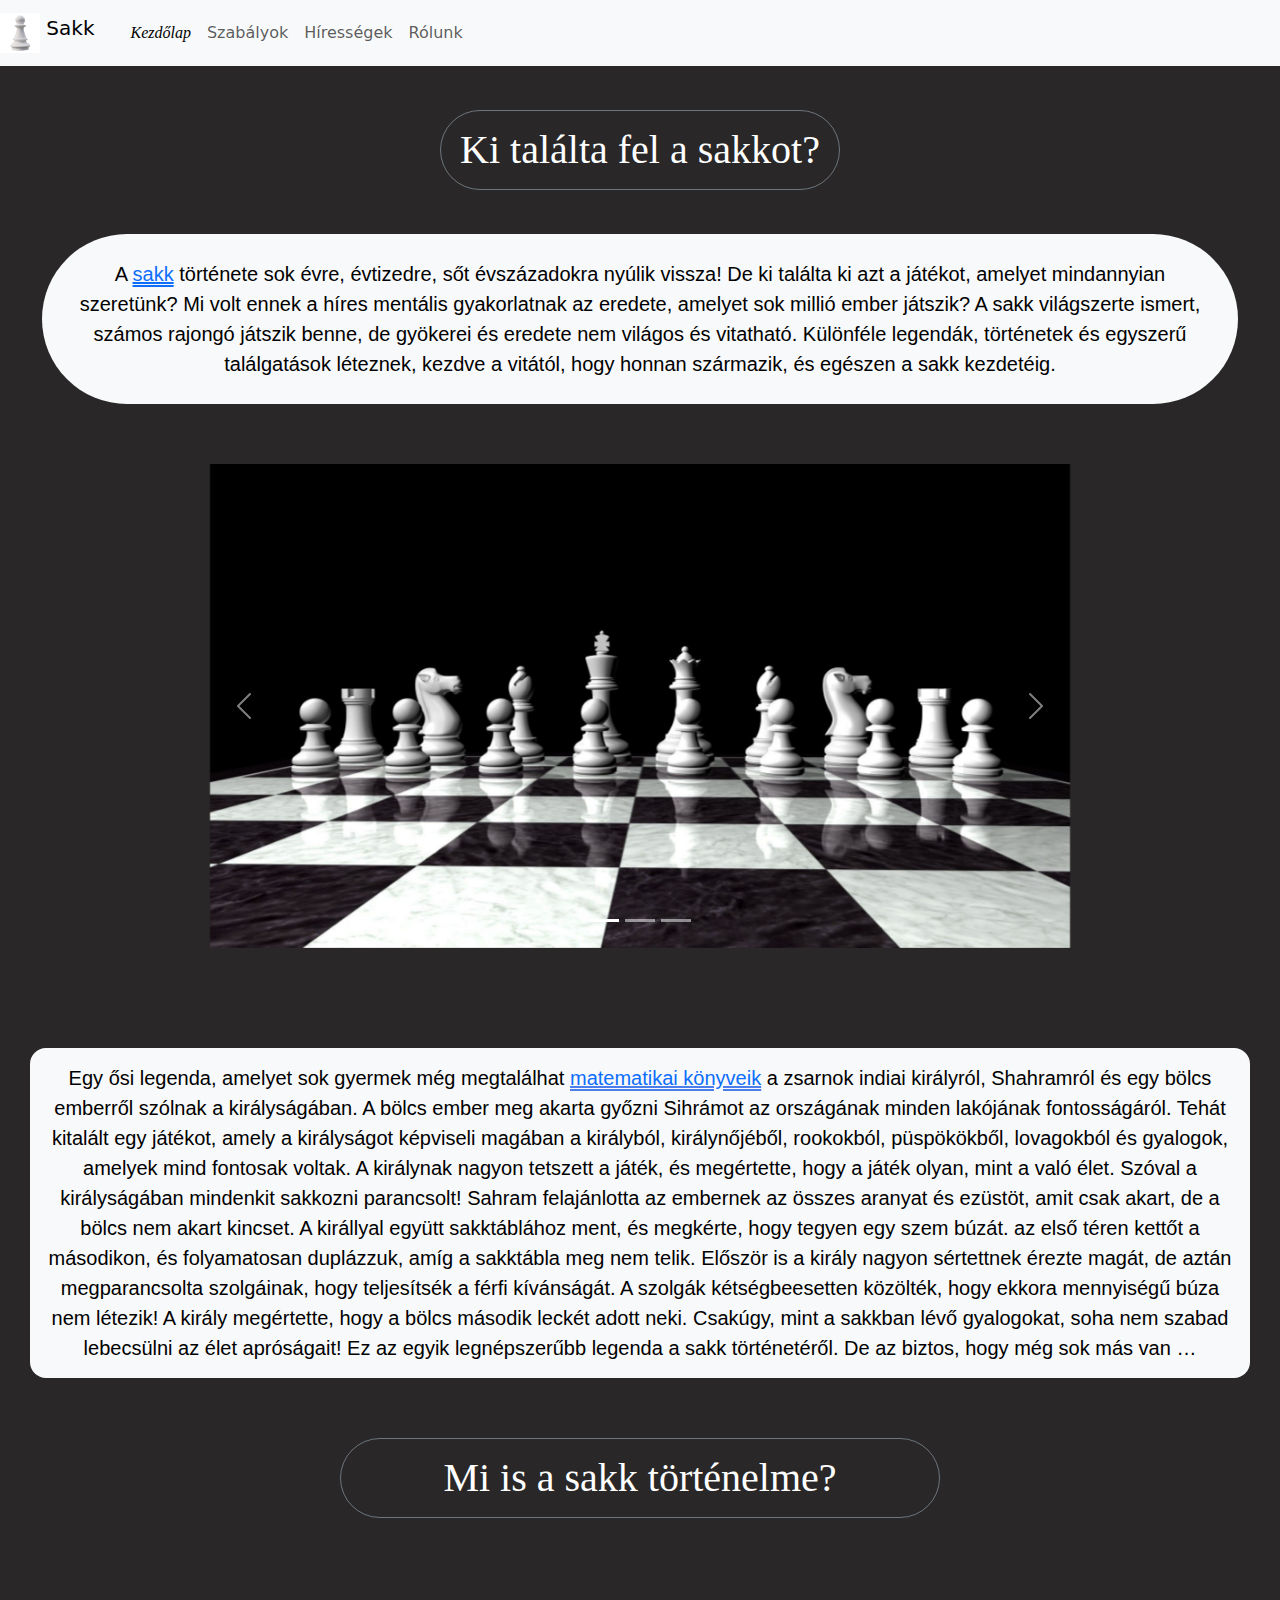
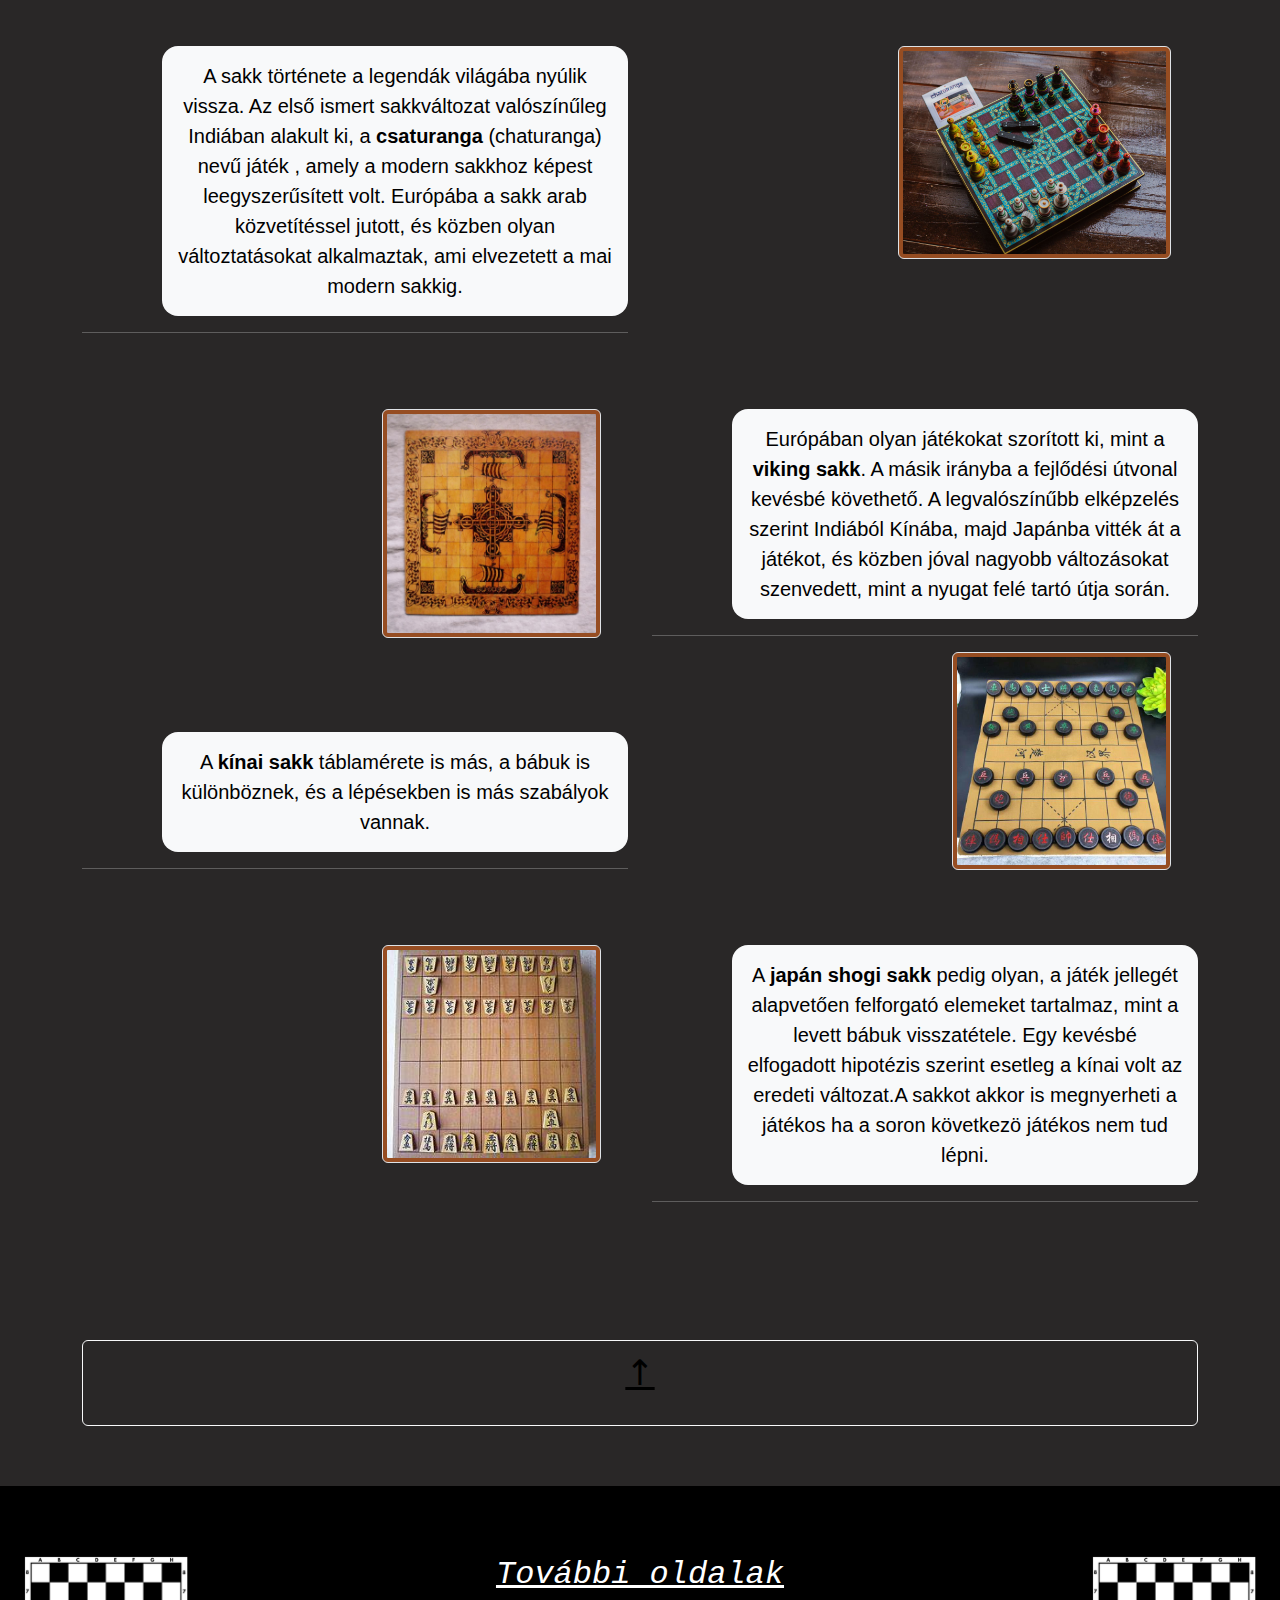
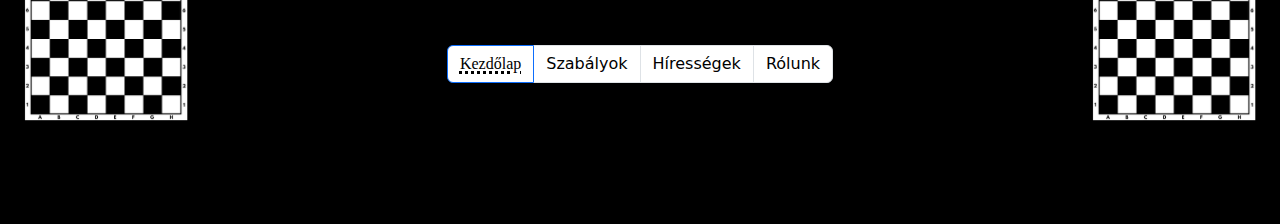
<file: index.html>
<!DOCTYPE html>
<html lang="hu">

<head>
  <meta charset="UTF-8">
  <meta name="viewport" content="width=device-width, initial-scale=1.0">
  <title>Sakk</title>
  <link href="https://cdn.jsdelivr.net/npm/bootstrap@5.3.3/dist/css/bootstrap.min.css" rel="stylesheet">
  <script src="https://cdn.jsdelivr.net/npm/bootstrap@5.3.3/dist/js/bootstrap.bundle.min.js"></script>
  <link rel="stylesheet" href="style.css">
</head>

<body>
  <div id="teteje"> </div>
  <nav class="navbar navbar-expand-sm bg-light">
    
      <a class="navbar-brand" href="https://pixabay.com/hu/images/search/sakkb%c3%a1bu/" target="_blank"> <img
          class="d-inline-block align-top " src="sakkbabu.jpg" alt="sakkbabu" style="width: 40px;">
        Sakk </a>
   
    <div class="collapse navbar-collapse container-fluid" id="navbarNav">
      <ul class="navbar-nav">
        <li class="nav-item ">
          <a href="index.html" class="nav-link active">Kezdőlap</a>
        </li>
        <li class="nav-item ">
          <a href="szabalyok.html" class="nav-link">Szabályok</a>
        </li>
        <li class="nav-item ">
          <a href="hiressegek.html" class="nav-link">Hírességek</a>
        </li>
        <li class="nav-item ">
          <a href="rolunk.html" class="nav-link">Rólunk</a>
        </li>

      </ul>
    </div>
  </nav>
  <!--lapozható képek és története és egyéb dolgok-->
  <!-- Carousel -->
  <br>
  <p class="h2 border border-secondary rounded-pill mx-auto container"
    style=" width: 400px; margin: 20px; padding: 15px; text-align: center; font-family: serif; font-size: 40px;">Ki
    találta fel a sakkot?</p>
  <br>

  <div class="container-fluid">
    <p class="  text-bg-light rounded-pill  "
      style="font-family: 'Trebuchet MS', 'Lucida Sans Unicode', 'Lucida Grande', 'Lucida Sans', Arial, sans-serif; margin-left:30px; margin-right:30px; padding: 25px; font-size: 20px; text-align: center;">
      A <a href="https://hu.wikipedia.org/wiki/Sakk" target="_blank" style="text-decoration: double underline">sakk</a>
      története sok évre, évtizedre, sőt
      évszázadokra nyúlik vissza! De ki találta ki azt a játékot, amelyet
      mindannyian szeretünk? Mi volt ennek a híres mentális gyakorlatnak az eredete, amelyet sok millió ember játszik?
      A sakk világszerte ismert, számos rajongó játszik benne, de gyökerei és eredete nem világos és vitatható.
      Különféle legendák, történetek és egyszerű találgatások léteznek, kezdve a vitától, hogy honnan származik, és
      egészen a sakk kezdetéig.</p>
  </div>

  <br>
  <div class="container-fluid ">
    <div class="gorgetheto">
      <div id="demo" class="carousel slide container" data-bs-ride="carousel">

        <div id="demo" class="carousel slide container " data-bs-ride="carousel">

          <div class="carousel-indicators">
            <button type="button" data-bs-target="#demo" data-bs-slide-to="0" class="active"></button>
            <button type="button" data-bs-target="#demo" data-bs-slide-to="1"></button>
            <button type="button" data-bs-target="#demo" data-bs-slide-to="2"></button>
          </div>

          <div class="carousel-inner container md-12 xs-12 lg-12 xl-12 sm-12 ">
            <div class="carousel-item active  container md-12 xs-12 lg-12 xl-12 sm-12">
              <img src="sakk1.jpg" alt="Sakkabout1" class="mx-auto d-block w-100 img-fluid " id="sakkabout"
                style="height: 200%; width: auto;">
            </div>
            <div class="carousel-item  md-12 xs-12 lg-12 xl-12 sm-12">
              <img src="sakk4.png" alt="Sakkabout2" class="d-block mx-auto  w-100 img-fluid " id="sakkabout"
                style="height: 200%; width: auto;">
            </div>
            <div class="carousel-item md-12 xs-12 lg-12 xl-12 sm-12">
              <img src="sakk3.jpg" alt="Sakkabout3" class="d-block mx-auto  w-100 img-fluid " id="sakkabout"
                style="height:  200%; width: auto;">
            </div>
          </div>

          <button class="carousel-control-prev container" type="button" data-bs-target="#demo" data-bs-slide="prev">
            <span class="carousel-control-prev-icon"></span>
          </button>
          <button class="carousel-control-next container" type="button" data-bs-target="#demo" data-bs-slide="next">
            <span class="carousel-control-next-icon container"></span>
          </button>
        </div>
      </div>
    </div>
  </div>

  <p class="text-center text-bg-light rounded-4 container-fluid"
    style=" width:auto;height: auto; font-family: 'Lucida Sans', 'Lucida Sans Regular', 'Lucida Grande', 'Lucida Sans Unicode', Geneva, Verdana, sans-serif; margin-left: 30px;margin-right: 30px; padding: 15px; font-size: 20px;">
    Egy ősi legenda, amelyet sok gyermek még megtalálhat <a
      href="https://tudasbazis.sulinet.hu/hu/matematika/matematika/nincs-kiralyi-ut/a-hindu-matematika/arjabhatta-brahmagupta"
      target="_blank" style="text-decoration: double underline rgb(75, 126, 235);">matematikai könyveik</a>
    a zsarnok indiai királyról, Shahramról és egy bölcs emberről szólnak a királyságában. A bölcs ember meg
    akarta győzni Sihrámot az országának minden lakójának fontosságáról.

    Tehát kitalált egy játékot, amely a királyságot képviseli magában a királyból, királynőjéből, rookokból,
    püspökökből, lovagokból és gyalogok, amelyek mind fontosak voltak.

    A királynak nagyon tetszett a játék, és megértette, hogy a játék olyan, mint a való élet. Szóval a
    királyságában mindenkit sakkozni parancsolt! Sahram felajánlotta az embernek az összes aranyat és ezüstöt,
    amit csak akart, de a bölcs nem akart kincset.

    A királlyal együtt sakktáblához ment, és megkérte, hogy tegyen egy szem búzát. az első téren kettőt a
    másodikon, és folyamatosan duplázzuk, amíg a sakktábla meg nem telik.

    Először is a király nagyon sértettnek érezte magát, de aztán megparancsolta szolgáinak, hogy teljesítsék a
    férfi kívánságát. A szolgák kétségbeesetten közölték, hogy ekkora mennyiségű búza nem létezik!

    A király megértette, hogy a bölcs második leckét adott neki. Csakúgy, mint a sakkban lévő gyalogokat, soha
    nem szabad lebecsülni az élet apróságait!

    Ez az egyik legnépszerűbb legenda a sakk történetéről. De az biztos, hogy még sok más van …</p>
  <br>
  <div class="container">
    <p class="h2 border border-secondary rounded-pill mx-auto "
      style=" width: 600px; margin: 20px; padding: 15px; text-align: center; font-family: serif; font-size: 40px;"> Mi
      is a sakk történelme? </p>
  </div>
  <br>

  <br>
  <div class="container" style="margin-top: 60px;">
    <div class="row ">
      <div class="col md-6 xs-6 lg-6 sm-6 xl-6 ">
        <p class="  text-center text-bg-light rounded-4 keretesi "
          style=" width:auto;height: auto; font-family: 'Lucida Sans', 'Lucida Sans Regular', 'Lucida Grande', 'Lucida Sans Unicode', Geneva, Verdana, sans-serif; margin-left: 80px; padding: 15px; font-size: 20px; text-align: center  ;">
          A sakk története a legendák világába nyúlik vissza. Az első ismert sakkváltozat valószínűleg
          Indiában alakult
          ki, a <b>csaturanga</b> (chaturanga) nevű játék , amely a modern sakkhoz képest leegyszerűsített
          volt.
          Európába a sakk
          arab közvetítéssel jutott, és közben olyan változtatásokat alkalmaztak, ami elvezetett a mai modern
          sakkig.</p>
        <hr>
      </div>
      <div class="col rétegek md-6 xs-6 lg-6 sm-6 xl-6  ">
        <img src="chaturanga.avif " class="float-end img-thumbnail  réteg " alt="Chaturanga"
          style="width: 50%;margin-right:5%; text-align: center;">
      </div>
    </div>
  </div>
  <div class="container" style="margin-top: 60px;">
    <div class="row">
      <div class="col rétegek md-6 xs-6 lg-6 sm-6 xl-6  ">
        <img src="vikingsakk.jpg" alt="Vikingsakk" class=" float-end img-thumbnail  réteg "
          style="width: 40%;margin-right:5%; text-align: center;">

      </div>
      <div class="col md-6 xs-6 lg-6 sm-6 xl-6  ">
        <p class="text-center text-bg-light rounded-4 keretesi "
          style=" width:auto;height: auto; font-family: 'Lucida Sans', 'Lucida Sans Regular', 'Lucida Grande', 'Lucida Sans Unicode', Geneva, Verdana, sans-serif; margin-left: 80px; padding: 15px; font-size: 20px; text-align: center;">
          Európában olyan játékokat szorított ki, mint a <b>viking sakk</b>. A másik irányba a fejlődési
          útvonal
          kevésbé követhető. A legvalószínűbb elképzelés szerint Indiából Kínába, majd Japánba vitték át a
          játékot, és közben jóval nagyobb változásokat szenvedett, mint a nyugat felé tartó útja során.</p>
        <hr>
      </div>
    </div>
  </div>
  <div class="container">
    <div class="row">
      <div class="col md-6 xs-6 lg-6 sm-6 xl-6 " style="margin-top: 80px; ">
        <p class="text-center text-bg-light rounded-4 keretesi "
          style=" width:auto;height: auto; font-family: 'Lucida Sans', 'Lucida Sans Regular', 'Lucida Grande', 'Lucida Sans Unicode', Geneva, Verdana, sans-serif; margin-left: 80px; padding: 15px; font-size: 20px; text-align: center  ;">
          A <b>kínai sakk</b> táblamérete is más, a bábuk is különböznek, és a lépésekben is más szabályok
          vannak.</p>
        <hr>

      </div>
      <div class="col rétegek md-6 xs-6 lg-6 sm-6 xl-6  ">
        <img src="kínaisakktábla.jpg" alt="Kínaisakktábla" class=" float-end img-thumbnail  réteg "
          style="width: 40%;margin-right:5%; text-align: center;">

      </div>
    </div>
  </div>
  <div class="container" style="margin-top: 60px;">
    <div class="row">
      <div class="col rétegek md-6 xs-6 lg-6 sm-6 xl-6 ">
        <img src="Shogigame.jpg" alt="Vikingsakk" class=" float-end img-thumbnail  réteg  "
          style="width: 40%;margin-right:5%; text-align: center;">

      </div>
      <div class="col md-6 xs-6 lg-6 sm-6 xl-6  ">
        <p class="text-center text-bg-light rounded-4 keretesi 
          "
          style=" width:auto;height: auto; font-family: 'Lucida Sans', 'Lucida Sans Regular', 'Lucida Grande', 'Lucida Sans Unicode', Geneva, Verdana, sans-serif; margin-left: 80px; padding: 15px; font-size: 20px; text-align: center;">
          A <b>japán shogi sakk</b> pedig olyan, a játék jellegét alapvetően felforgató elemeket tartalmaz,
          mint a levett
          bábuk visszatétele. Egy kevésbé elfogadott hipotézis szerint esetleg a kínai volt az eredeti
          változat.A sakkot akkor is megnyerheti a játékos ha a soron következö játékos nem tud lépni.</p>
        <hr style="margin-bottom: 90px;">
      </div>
    </div>
  </div>
  <br>
  <br>
  <div class="nyil">
    <div class="container">

      <buttom class="btn btn-outline-light text-dark container"><a href="#teteje" class="text-center nyil"
          style="color: black; ">&#8593</a>
      </buttom>
    </div>

  </div>

  <footer class="footer">
    <div>
      <div>
        <div class="container-fluid">
          <a href="sakktabla.jpg" target="_blank"><img src="sakktabla.jpg" alt="kockak" class="float-start container"
              style="width: 15%;"></a>
          <a href="sakktabla.jpg" target="_blank"><img src="sakktabla.jpg" alt="kockak" class="float-end container "
              style="width: 15%;"></a>
        </div>
      </div>

      <div class="container-fluid">
        <p class="text-center h2 container" style="font-family: monospace;margin-bottom: 3.125rem;"><i><u>További
              oldalak</u></i></p>
      </div>
      <div class="container-fluid">
        <ul class="pagination pagination-md justify-content-center  " style="margin:1.25rem 0">
          <li class="page-item active"><a class="page-link active text-light" href="index.html">Kezdőlap</a></li>
          <li class="page-item"><a class="page-link text-light" href="szabalyok.html">Szabályok</a></li>
          <li class="page-item"><a class="page-link  text-light" href="hiressegek.html">Hírességek</a></li>
          <li class="page-item"><a class="page-link   text-light" href="rolunk.html">Rólunk</a></li>
        </ul>
      </div>
    </div>
    <br>
  </footer>

</body>

</html>
</file>
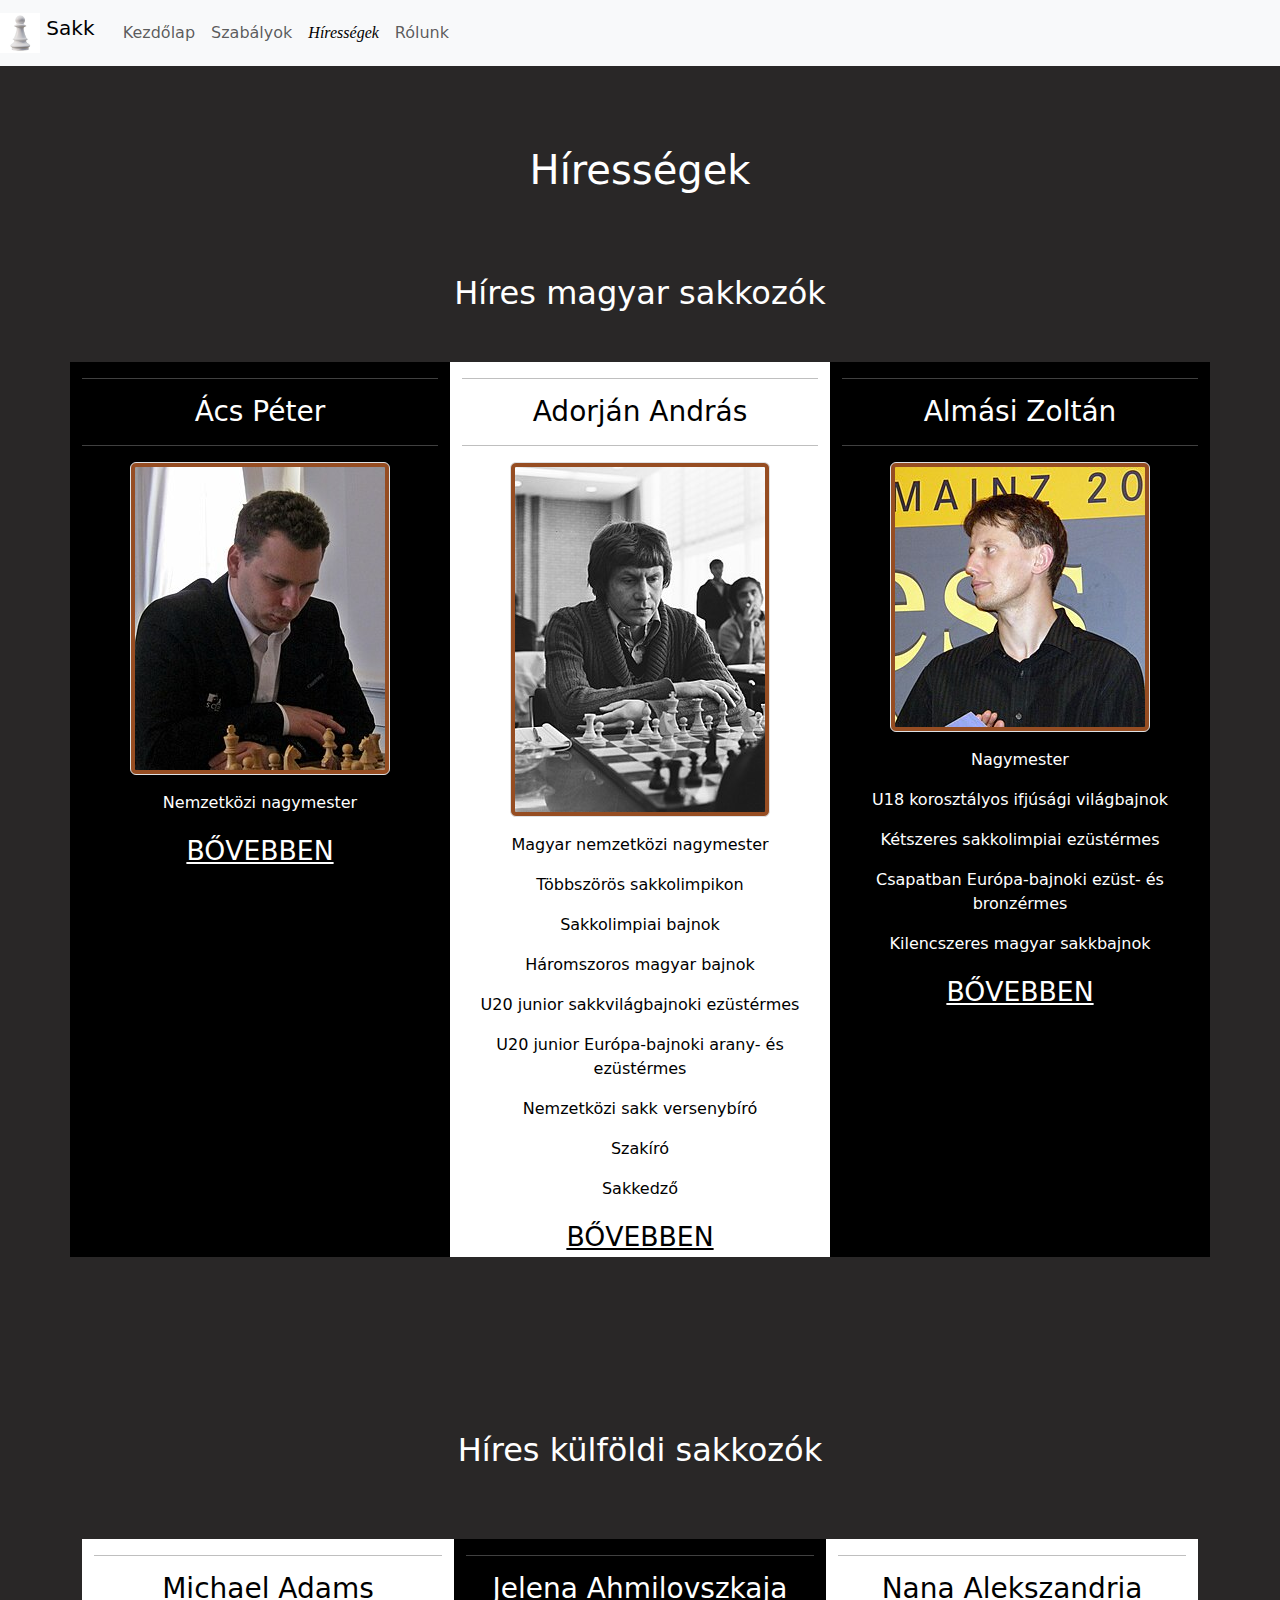
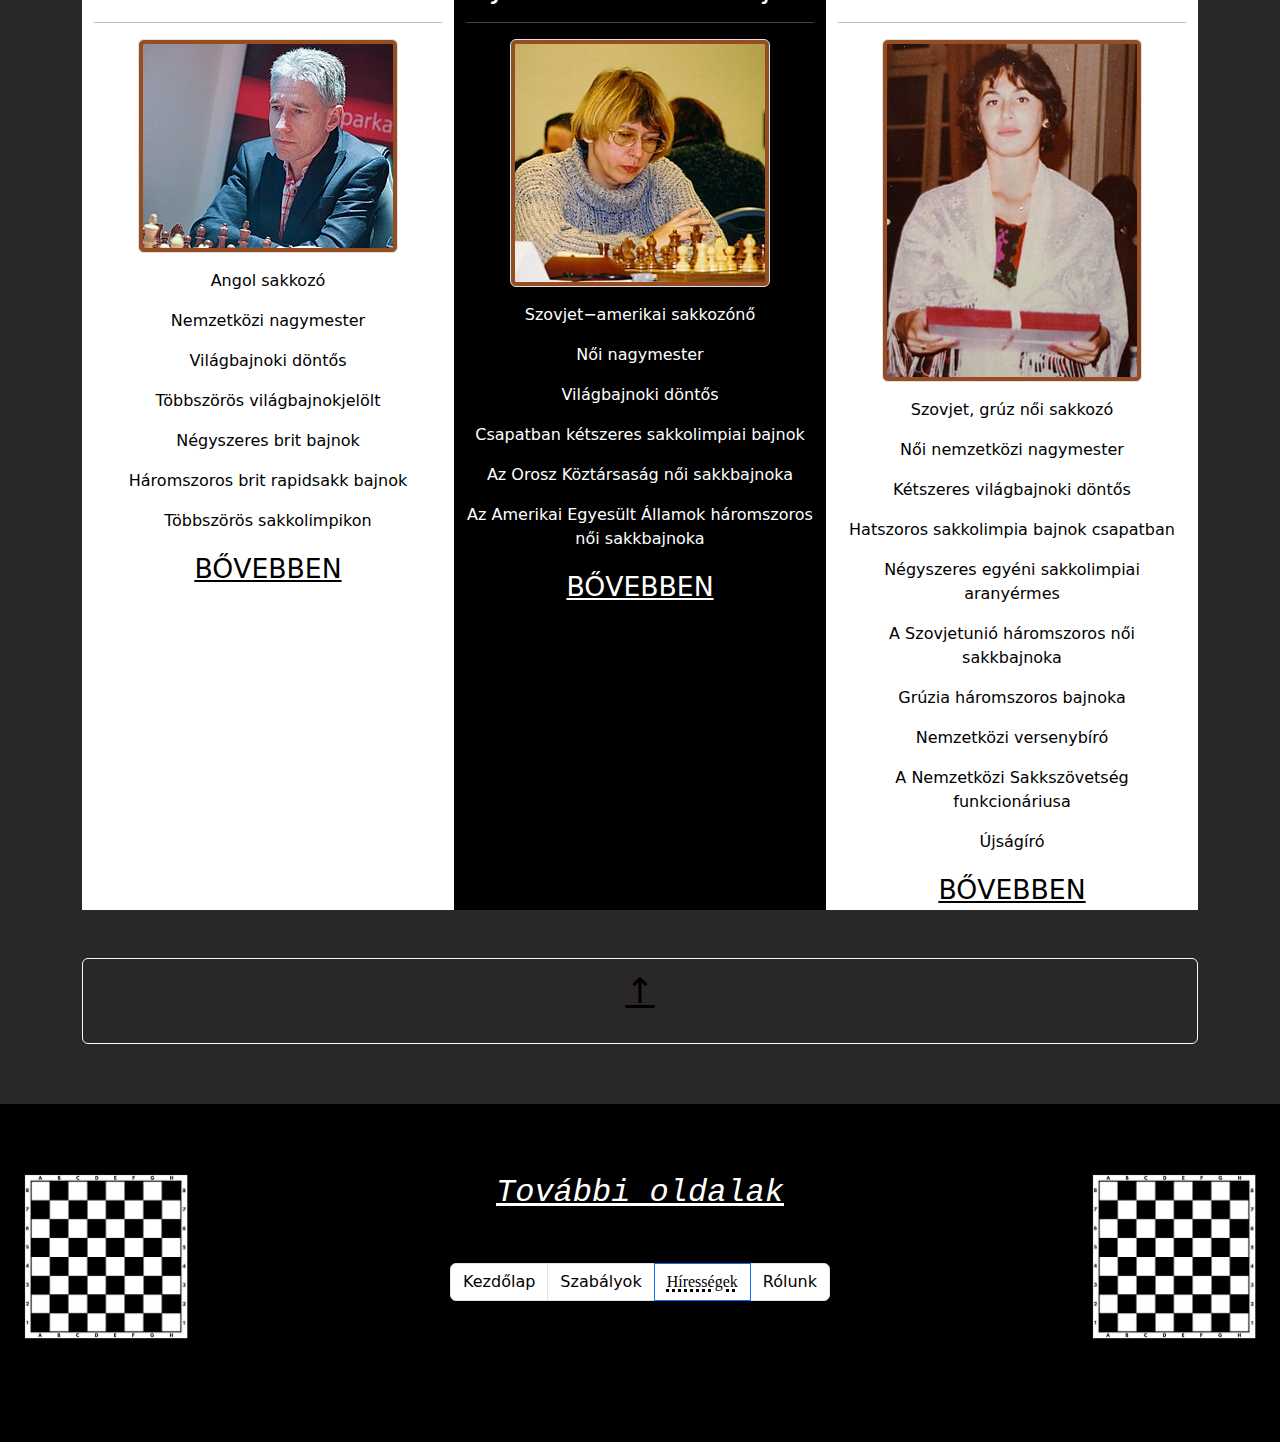
<file: hiressegek.html>
<!DOCTYPE html>
<html lang="hu">

<head>
  <meta charset="UTF-8">
  <meta name="viewport" content="width=device-width, initial-scale=1.0">
  <title>Sakk</title>
  <link href="https://cdn.jsdelivr.net/npm/bootstrap@5.3.3/dist/css/bootstrap.min.css" rel="stylesheet">
  <script src="https://cdn.jsdelivr.net/npm/bootstrap@5.3.3/dist/js/bootstrap.bundle.min.js"></script>
  <link rel="stylesheet" href="style.css">
</head>

<body>
  <div id="teteje"> </div>
  <nav class="navbar navbar-expand-sm bg-light">
    <a class="navbar-brand" href="https://pixabay.com/hu/images/search/sakkb%c3%a1bu/" target="_blank"> <img
        class="d-inline-block align-top img-fluid" src="sakkbabu.jpg" alt="sakkbabu" style="width: 40px;">
      Sakk </a>
    <div class="collapse navbar-collapse container-fluid" id="navbarNav">
      <ul class="navbar-nav">
        <li class="nav-item ">
          <a href="index.html" class="nav-link">Kezdőlap</a>
        </li>
        <li class="nav-item ">
          <a href="szabalyok.html" class="nav-link">Szabályok</a>
        </li>
        <li class="nav-item ">
          <a href="hiressegek.html" class="nav-link active">Hírességek</a>
        </li>
        <li class="nav-item ">
          <a href="rolunk.html" class="nav-link">Rólunk</a>
        </li>

      </ul>
    </div>
  </nav>
  <!--Pár híres sakkozzó profilja (kártyákban)-->


  <div class="container">
    <h1 style="margin-top: 80px;margin-bottom: 80px;">Hírességek</h1>
  </div>
  <div class="container">
    <h2 style="margin-bottom: 50px;">Híres magyar sakkozók</h2>
  </div>

  <div class="container">
    <div class="row">
      <div class="col-md-4 col-sm-12 fekete">
        <hr class="fehervonal">
        <h3>Ács Péter</h3>
        <hr class="fehervonal">

        <p><a href="Acs_Peter.jpg"><img src="Acs_Peter.jpg" alt="Ács Péter" title="Ács Péter"
              class="img-thumbnail img-fluid"></a></p>
        <p>Nemzetközi nagymester</p>
        <div>
          <a href="https://hu.wikipedia.org/wiki/%C3%81cs_P%C3%A9ter" target="_blank" class="feherlink">BŐVEBBEN</a>
        </div>
      </div>

      <div class="col-md-4 col-sm-12 feher">
        <hr class="fektevonal">
        <h3>Adorján András</h3>
        <hr class="fektevonal">

        <p><a href="Adorjan_Andras.jpg"><img src="Adorjan_Andras.jpg" alt="Adorján András" title="Adorján András"
              class="img-thumbnail img-fluid"></a></p>
        <p>Magyar nemzetközi nagymester</p>
        <p>Többszörös sakkolimpikon</p>
        <p>Sakkolimpiai bajnok</p>
        <p>Háromszoros magyar bajnok</p>
        <p>U20 junior sakkvilágbajnoki ezüstérmes</p>
        <p>U20 junior Európa-bajnoki arany- és ezüstérmes</p>
        <p>Nemzetközi sakk versenybíró</p>
        <p>Szakíró</p>
        <p>Sakkedző</p>
        <a href="https://hu.wikipedia.org/wiki/Adorj%C3%A1n_Andr%C3%A1s_(sakkoz%C3%B3)" target="_blank"
          class="feketelink">BŐVEBBEN</a>
      </div>

      <div class="col-md-4 col-sm-12 fekete">
        <hr class="fehervonal">
        <h3>Almási Zoltán</h3>
        <hr class="fehervonal">
        <p><a href="Almasi_Zoltan.jpg"><img src="Almasi_Zoltan.jpg" alt="Almási Zoltán" title="Almási Zoltán"
              class="img-thumbnail img-fluid"></a></p>
        <p>Nagymester</p>
        <p>U18 korosztályos ifjúsági világbajnok</p>
        <p>Kétszeres sakkolimpiai ezüstérmes</p>
        <p>Csapatban Európa-bajnoki ezüst- és bronzérmes</p>
        <p>Kilencszeres magyar sakkbajnok</p>
        <a href="https://hu.wikipedia.org/wiki/Alm%C3%A1si_Zolt%C3%A1n" target="_blank" class="feherlink">BŐVEBBEN</a>
      </div>
    </div>
    <br>

    <div class="container">
      <h2 style="margin-top: 150px; margin-bottom: 70px;">Híres külföldi sakkozók</h2>
    </div>

    <div class="container">
      <div class="row">
        <div class="col-md-4 col-sm-12 feher">
          <hr class="fektevonal">
          <h3>Michael Adams</h3>
          <hr class="fektevonal">

          <p><a href="Miachael_Adams.jpg"><img src="Miachael_Adams.jpg" alt="Michael Adams" title="Michael Adams"
                class="img-thumbnail img-fluid"></a></p>
          <p>Angol sakkozó</p>
          <p>Nemzetközi nagymester</p>
          <p>Világbajnoki döntős</p>
          <p>Többszörös világbajnokjelölt</p>
          <p>Négyszeres brit bajnok </p>
          <p>Háromszoros brit rapidsakk bajnok</p>
          <p>Többszörös sakkolimpikon</p>
          <a href="https://hu.wikipedia.org/wiki/Michael_Adams" target="_blank" class="feketelink">BŐVEBBEN</a>
        </div>
        <div class="col-md-4 col-sm-12 fekete">
          <hr class="fehervonal">
          <h3>Jelena Ahmilovszkaja</h3>
          <hr class="fehervonal">

          <p><a href="Jelena_Ahmilovszkaja.jpg"><img src="Jelena_Ahmilovszkaja.jpg" alt="Jelena Ahmilovszkaja"
                title="Jelena Ahmilovszkaja" class="img-thumbnail"></a></p>
          <p>Szovjet−amerikai sakkozónő</p>
          <p>Női nagymester</p>
          <p>Világbajnoki döntős</p>
          <p>Csapatban kétszeres sakkolimpiai bajnok</p>
          <p>Az Orosz Köztársaság női sakkbajnoka</p>
          <p>Az Amerikai Egyesült Államok háromszoros női sakkbajnoka</p>
          <a href="https://hu.wikipedia.org/wiki/Jelena_Bronyiszlavovna_Ahmilovszkaja" target="_blank"
            class="feherlink">BŐVEBBEN</a>
        </div>
        <div class="col-md-4 col-sm-12 feher">
          <hr class="fektevonal">
          <h3>Nana Alekszandria</h3>
          <hr class="fektevonal">

          <p><a href="Nana_Alekszandria.JPG"><img src="Nana_Alekszandria.JPG" alt="Nana Alekszandria"
                title="Nana Alekszandria" class="img-thumbnail img-fluid"></a></p>
          <p>Szovjet, grúz női sakkozó</p>
          <p>Női nemzetközi nagymester</p>
          <p>Kétszeres világbajnoki döntős</p>
          <p>Hatszoros sakkolimpia bajnok csapatban</p>
          <p>Négyszeres egyéni sakkolimpiai aranyérmes</p>
          <p>A Szovjetunió háromszoros női sakkbajnoka</p>
          <p>Grúzia háromszoros bajnoka</p>
          <p>Nemzetközi versenybíró</p>
          <p>A Nemzetközi Sakkszövetség funkcionáriusa</p>
          <p>Újságíró</p>
          <a href="https://hu.wikipedia.org/wiki/Nana_Alekszandria" target="_blank" class="feketelink">BŐVEBBEN</a>
        </div>
      </div>
    </div>
  </div>
  <br>
  <br>
  <div class="nyil">
    <div class="container">

      <buttom class="btn btn-outline-light text-dark container"><a href="#teteje" class="text-center nyil"
          style="color: black; ">&#8593</a>
      </buttom>
    </div>

  </div>

  <footer class="footer">
    <div>
      <div>
        <div class="container-fluid">
          <a href="sakktabla.jpg" target="_blank"><img src="sakktabla.jpg" alt="kockak" class="float-start container"
              style="width: 15%;"></a>
          <a href="sakktabla.jpg" target="_blank"><img src="sakktabla.jpg" alt="kockak" class="float-end container "
              style="width: 15%;"></a>
        </div>
      </div>

      <div class="container-fluid">
        <p class="text-center h2 container" style="font-family: monospace;margin-bottom: 3.125rem;"><i><u>További
              oldalak</u></i></p>
      </div>
      <div class="container-fluid">
        <ul class="pagination pagination-md justify-content-center  " style="margin:1.25rem 0">
          <li class="page-item"><a class="page-link text-light" href="index.html">Kezdőlap</a></li>
          <li class="page-item"><a class="page-link text-light" href="szabalyok.html">Szabályok</a></li>
          <li class="page-item active"><a class="page-link active  text-light" href="hiressegek.html">Hírességek</a>
          </li>
          <li class="page-item"><a class="page-link   text-light" href="rolunk.html">Rólunk</a></li>
        </ul>
      </div>
    </div>
    <br>
  </footer>
</body>

</html>
</file>
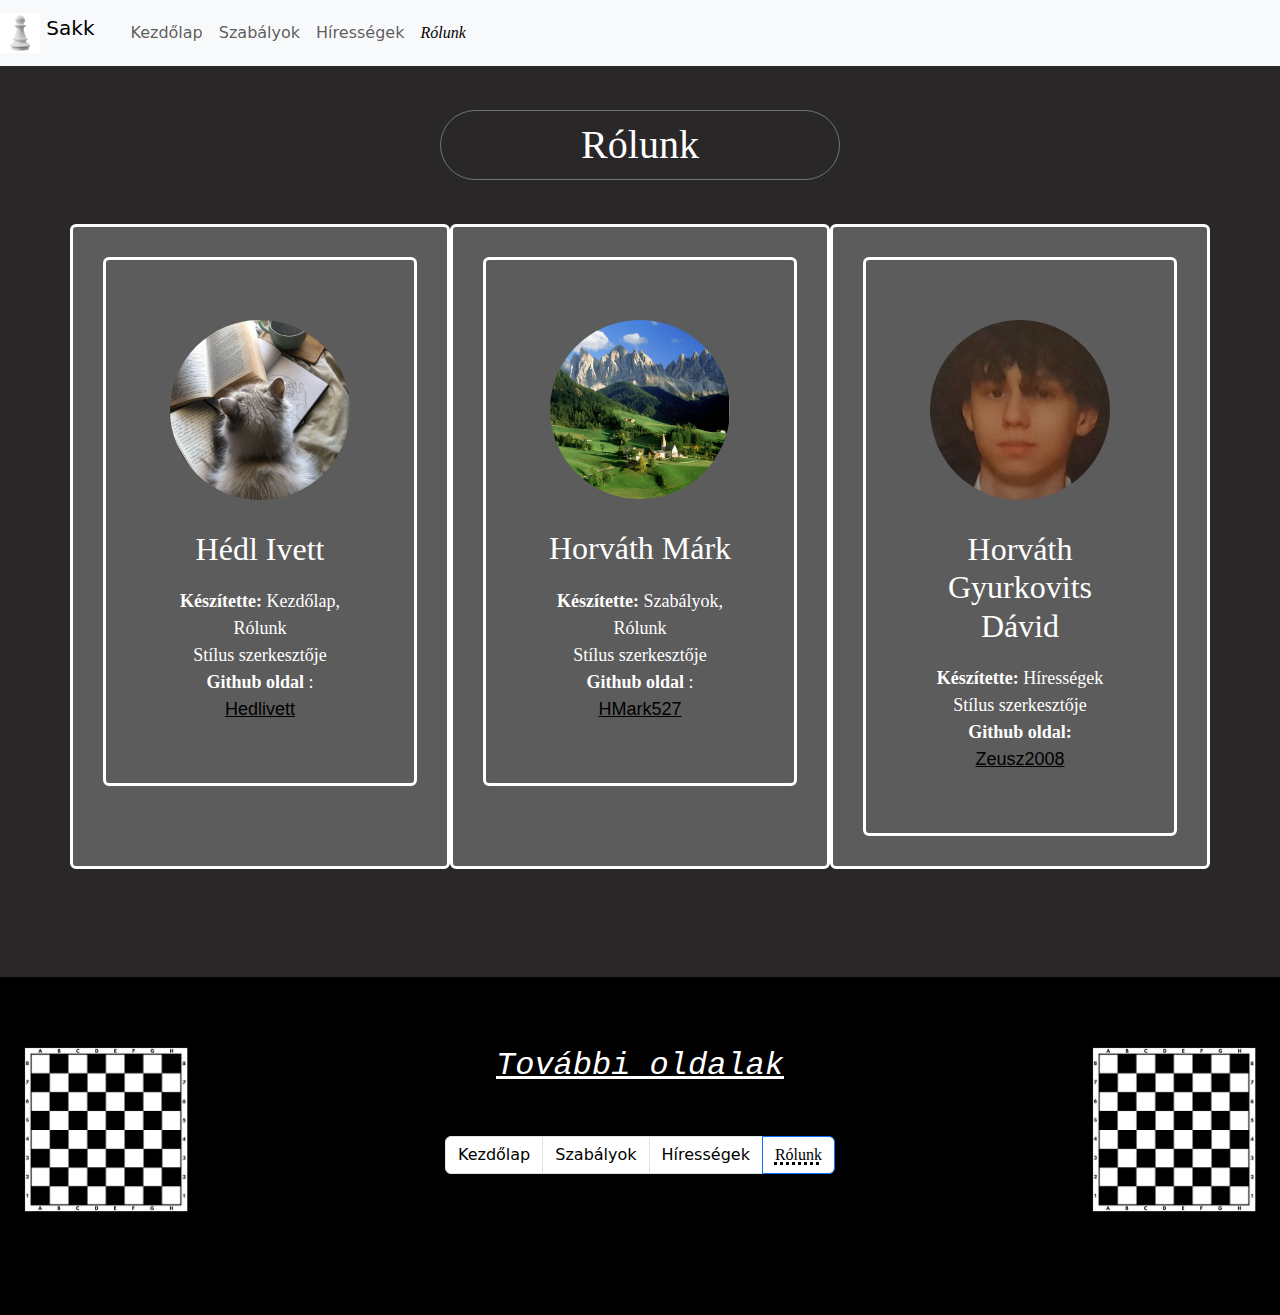
<file: rolunk.html>
<!DOCTYPE html>
<html lang="hu">

<head>
  <meta charset="UTF-8">
  <meta name="viewport" content="width=device-width, initial-scale=1.0">
  <title>Rólunk</title>
  <link href="https://cdn.jsdelivr.net/npm/bootstrap@5.3.3/dist/css/bootstrap.min.css" rel="stylesheet">
  <script src="https://cdn.jsdelivr.net/npm/bootstrap@5.3.3/dist/js/bootstrap.bundle.min.js"></script>
  <link rel="stylesheet" href="style.css">
</head>

<body>

  <nav class="navbar navbar-expand-sm bg-light ">
    <a class="navbar-brand" href="https://pixabay.com/hu/images/search/sakkb%c3%a1bu/" target="_blank"> <img
        class="d-inline-block align-top" src="sakkbabu.jpg" alt="sakkbabu" style="width: 40px;">
      Sakk </a>
    <div class="collapse navbar-collapse container-fluid" id="navbarNav">
      <ul class="navbar-nav">
        <li class="nav-item active">
          <a href="index.html" class="nav-link">Kezdőlap</a>
        </li>
        <li class="nav-item">
          <a href="szabalyok.html" class="nav-link">Szabályok</a>
        </li>
        <li class="nav-item">
          <a href="hiressegek.html" class="nav-link">Hírességek</a>
        </li>
        <li class="nav-item active">
          <a href="rolunk.html" class="nav-link active">Rólunk</a>
        </li>
      </ul>
    </div>
  </nav>
  <br>
  <p class="h1 border border-secondary rounded-pill mx-auto container"
    style="width: 400px; margin: 20px; padding: 10px; text-align: center; font-family: serif;">Rólunk</p>
  <br>

  <div class="container">


    <div class="row">

      <!-- Ivett -->
      <div class="col-md-12 col-lg-4 col-xs-1   col-xl-4 card text-center " style="padding: 30px;">

        <div class="card">
          <a href="https://hu.pinterest.com/pin/1088393434936257291/feedback/?invite_code=d5c242fb90804a95a27c459b91d5c529&sender_id=625437604409761140"
            target="_blank"><img src="booktokcica.jpg" alt="Booktokcica" class="rounded-circle img-fluid"
              style="width: 180px;margin-bottom: 30px;"></a>
          <div class="h2" style="margin-bottom: 20px; font-family: cursive ; ">Hédl Ivett</div>
          <div style="font-family:serif ; font-size: 18px;"> <b>Készítette:</b> Kezdőlap, Rólunk</div>
          <div style="font-family:serif ; font-size: 18px;">Stílus szerkesztője</div>
          <div style="font-family:serif ; font-size: 18px;"><b>Github oldal</b> : <a href="https://github.com/hedlivett"
              target="_blank" style="color:  black;font-family: sans-serif;text-decoration: underline;"
              class="nav-link">Hedlivett</a></div>
        </div>
      </div>


      <!-- Márk -->
      <div class="col-md-12 col-lg-4 col-xs-4   col-xl-4 card text-center " style="padding: 30px;">

        <div class="card">
          <a href="http://127.0.0.1:5502/tajkep.jpg" target="_blank"><img src="tajkep.jpg" alt="Tájkép"
              class="rounded-circle img-fluid" style="width: 180px;margin-bottom: 30px;"></a>
          <div class="h2" style="margin-bottom: 20px; font-family: cursive ; ">Horváth Márk</div>
          <div style="font-family:serif ; font-size: 18px;"> <b>Készítette:</b> Szabályok, Rólunk</div>
          <div style="font-family:serif ; font-size: 18px;">Stílus szerkesztője</div>
          <div style="font-family:serif ; font-size: 18px;"><b>Github oldal</b> : <a href="https://github.com/HMark527"
              target="_blank" style="color:  black;font-family: sans-serif;text-decoration: underline;"
              class="nav-link">HMark527</a></div>
        </div>
      </div>

      <!-- Dávid -->


      <div class="col-md-12 col-lg-4  col-xs-4  col-xl-4 card text-center" style="padding: 30px;">

        <div class="card">
          <a href="horvath_gyurkovits_david.jpg" target="_blank"><img src="horvath_gyurkovits_david.jpg"
              alt="Horváth-Gyurkovits Dávid" class="rounded-circle img-fluid"
              style="width: 180px; margin-bottom: 30px;"></a>
          <div class="h2" style="margin-bottom: 20px; font-family: cursive ;">Horváth Gyurkovits
            Dávid</div>
          <div style="font-family:serif ; font-size: 18px;"><b>Készítette:</b> Hírességek</div>
          <div style="font-family:serif ; font-size: 18px;">Stílus szerkesztője</div>
          <div style="font-family:serif ; font-size: 18px;"><b>Github oldal:</b> <a href="https://github.com/Zeusz2008"
              target="_blank" style="color:  black;font-family: sans-serif; text-decoration: underline;"
              class="nav-link">Zeusz2008</a></div>
        </div>

      </div>
    </div>
  </div>





  <br><br>

  <footer class="footer">
    <div>
      <div>
        <div class="container-fluid">
          <a href="sakktabla.jpg" target="_blank"><img src="sakktabla.jpg" alt="kockak" class="float-start container"
              style="width: 15%;"></a>
          <a href="sakktabla.jpg" target="_blank"><img src="sakktabla.jpg" alt="kockak" class="float-end container "
              style="width: 15%;"></a>
        </div>
      </div>

      <div class="container-fluid">
        <p class="text-center h2 container" style="font-family: monospace;margin-bottom: 3.125rem;"><i><u>További
              oldalak</u></i></p>
      </div>
      <div class="container-fluid">
        <ul class="pagination pagination-md justify-content-center  " style="margin:1.25rem 0">
          <li class="page-item"><a class="page-link text-light" href="index.html">Kezdőlap</a></li>
          <li class="page-item"><a class="page-link text-light" href="szabalyok.html">Szabályok</a></li>
          <li class="page-item"><a class="page-link  text-light" href="hiressegek.html">Hírességek</a></li>
          <li class="page-item active"><a class="page-link active   text-light" href="rolunk.html">Rólunk</a></li>
        </ul>
      </div>
    </div>
    <br>
  </footer>

</body>

</html>
</file>
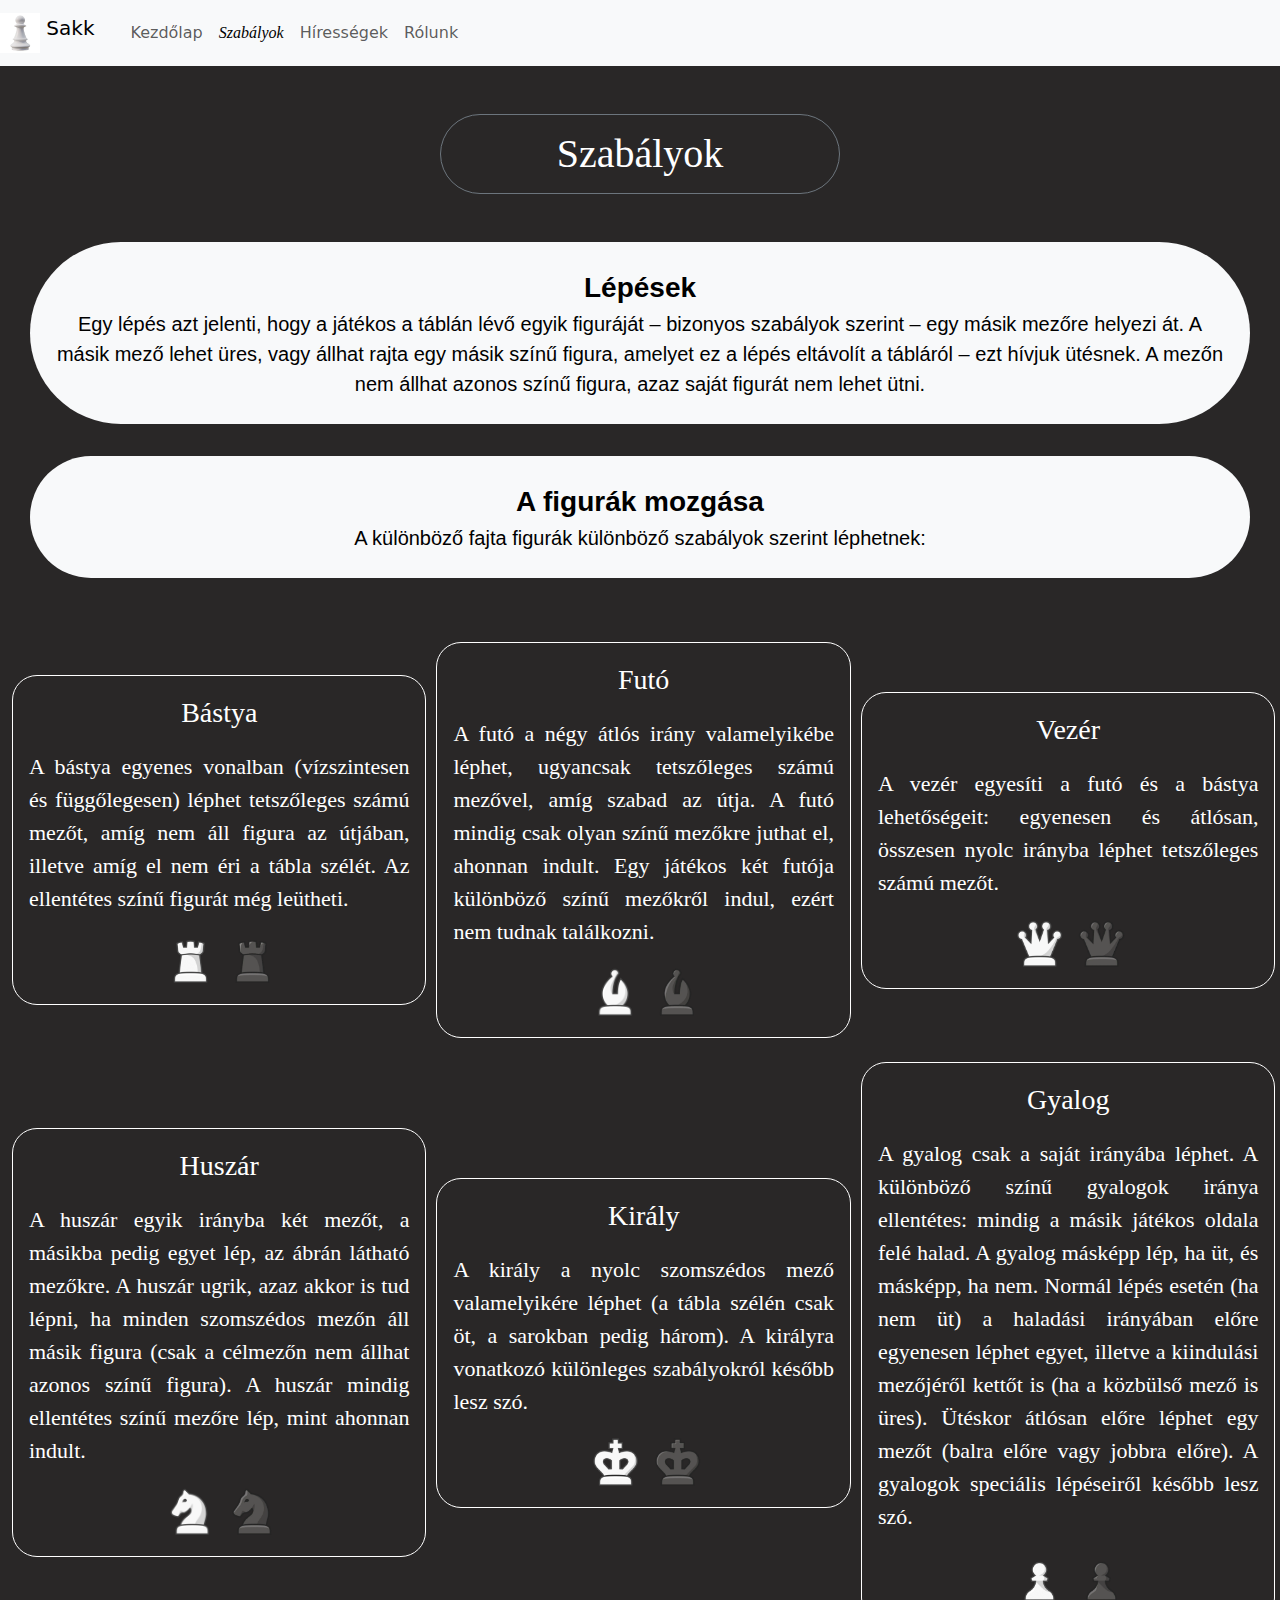
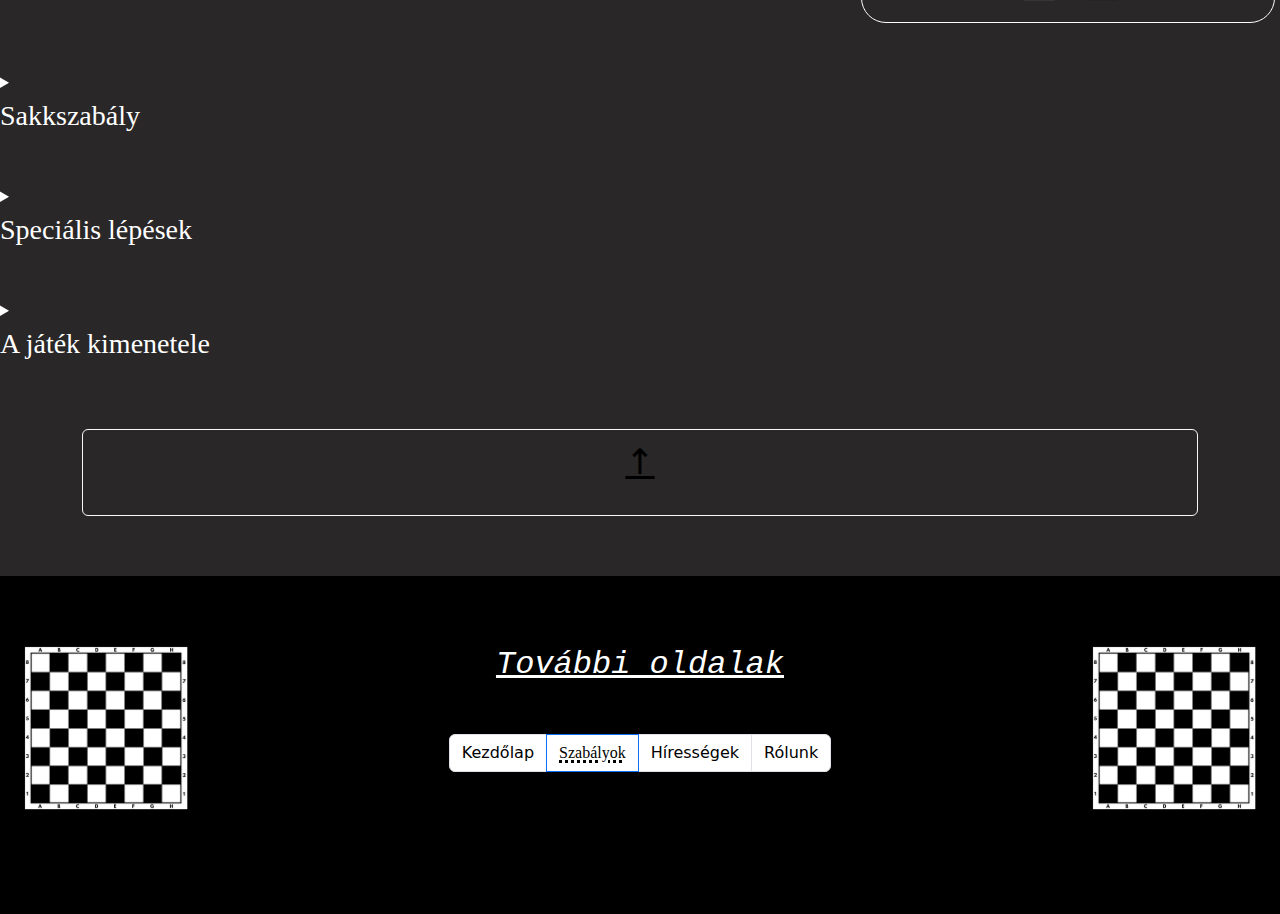
<file: szabalyok.html>
<!DOCTYPE html>
<html lang="hu">

<head>
  <meta charset="UTF-8">
  <meta name="viewport" content="width=device-width, initial-scale=1.0">
  <title>Sakk</title>
  <link href="https://cdn.jsdelivr.net/npm/bootstrap@5.3.3/dist/css/bootstrap.min.css" rel="stylesheet">
  <script src="https://cdn.jsdelivr.net/npm/bootstrap@5.3.3/dist/js/bootstrap.bundle.min.js"></script>
  <link rel="stylesheet" href="style.css">
</head>

<body>
  <div id="teteje"> </div>
  <nav class="navbar navbar-expand-sm bg-light">
    <a class="navbar-brand" href="https://pixabay.com/hu/images/search/sakkb%c3%a1bu/" target="_blank"> <img
        class="d-inline-block align-top" src="sakkbabu.jpg" alt="sakkbabu" style="width: 40px;">
      Sakk </a>
    <div class="collapse navbar-collapse container-fluid" id="navbarNav">
      <ul class="navbar-nav">
        <li class="nav-item ">
          <a href="index.html" class="nav-link">Kezdőlap</a>
        </li>
        <li class="nav-item ">
          <a href="szabalyok.html" class="nav-link active">Szabályok</a>
        </li>
        <li class="nav-item ">
          <a href="hiressegek.html" class="nav-link">Hírességek</a>
        </li>
        <li class="nav-item ">
          <a href="rolunk.html" class="nav-link">Rólunk</a>
        </li>

      </ul>
    </div>
  </nav>
  <!--Szabályok, lépések , mit hogyan, pár érdekes lépés-->

  <div>
    <p class="h2 border border-secondary rounded-pill mx-auto container"
      style=" width: 400px; margin: 20px; padding: 15px; text-align: center; font-family: serif; font-size: 40px; margin-top: 3rem;">
      Szabályok</p>

    <p class="  text-bg-light rounded-pill col-lg"
      style="font-family: 'Trebuchet MS', 'Lucida Sans Unicode', 'Lucida Grande', 'Lucida Sans', Arial, sans-serif; margin-left:30px; margin-right:30px; padding: 25px; font-size: 20px; text-align: center; margin-top: 3rem;">
      <span style="display: block; font-size: 1.75rem; font-weight: bold;">Lépések</span>
      Egy lépés azt jelenti, hogy a játékos a táblán lévő egyik figuráját – bizonyos szabályok szerint – egy másik
      mezőre
      helyezi át. A másik mező lehet üres, vagy állhat rajta egy másik színű figura, amelyet ez a lépés eltávolít a
      tábláról – ezt hívjuk ütésnek. A mezőn nem állhat azonos színű figura, azaz saját figurát nem lehet ütni.
    </p>

    <p class="  text-bg-light rounded-pill col-lg"
      style="font-family: 'Trebuchet MS', 'Lucida Sans Unicode', 'Lucida Grande', 'Lucida Sans', Arial, sans-serif; margin-left:30px; margin-right:30px; padding: 25px; font-size: 20px; text-align: center; margin-top: 2rem; margin-bottom: 4rem;">
      <span style="display: block; font-size: 1.75rem; font-weight: bold;">A figurák mozgása</span>
      A különböző fajta figurák különböző szabályok szerint léphetnek:
    </p>

    <div class="container-fluid type1">
      <div class="figura">
        <p style="font-size: 1.75rem; text-align: center; font-family: serif;">Bástya</p>
        <p style="font-size: 1.375rem; text-align: justify; font-family: serif;">A bástya egyenes vonalban (vízszintesen
          és
          függőlegesen) léphet tetszőleges számú
          mezőt, amíg nem áll figura az
          útjában, illetve amíg el nem éri a tábla szélét. Az ellentétes színű figurát még leütheti.</p>
        <a target="_blank" href="https://chess.fandom.com/wiki/Rook?file=LightRook.png"><img src="LightRook.webp"
            alt="Világos bástya" class="kepbal img-fluid" style="width: 15%"></a>
        <a target="_blank" href="https://chess.fandom.com/wiki/Rook?file=DarkRook.png"><img src="DarkRook.webp"
            alt="Sötét bástya" class="img-fluid" style="width: 15%"></a>
      </div>

      <div class="figura ">
        <p style="font-size: 1.75rem; text-align: center; font-family: serif;">Futó</p>
        <p style="font-size: 1.375rem; text-align: justify; font-family: serif;">A futó a négy átlós irány valamelyikébe
          léphet, ugyancsak tetszőleges számú mezővel,
          amíg szabad az útja. A
          futó
          mindig csak olyan színű mezőkre juthat el, ahonnan indult. Egy játékos két futója különböző színű mezőkről
          indul, ezért nem tudnak találkozni.</p>
        <a target="_blank" href="https://chess.fandom.com/wiki/Bishop?file=LightBishop.png"><img src="LightBishop.webp"
            alt="Világos futó" class="kepbal img-fluid" style="width: 15%"></a>
        <a target="_blank" href="https://chess.fandom.com/wiki/Bishop?file=DarkBishop.png"><img src="DarkBishop.webp"
            alt="Sötét futó" class="img-fluid" style="width: 15%"></a>
      </div>

      <div class="figura ">
        <p style="font-size: 1.75rem; text-align: center; font-family: serif;">Vezér</p>
        <p style="font-size: 1.375rem; text-align: justify; font-family: serif;">A vezér egyesíti a futó és a bástya
          lehetőségeit: egyenesen és átlósan, összesen
          nyolc
          irányba léphet
          tetszőleges
          számú mezőt.</p>
        <a target="_blank" href="https://chess.fandom.com/wiki/Queen?file=LightQueen.png"><img src="LightQueen.webp"
            alt="Világos vezér" class="kepbal img-fluid" style="width: 15%"></a>
        <a target="_blank" href="https://chess.fandom.com/wiki/Queen?file=DarkQueen.png"><img src="DarkQueen.webp"
            alt="Sötét vezér" class="img-fluid" style="width: 15%"></a>
      </div>
    </div>
    <br>

    <div class="container-fluid type1">
      <div class="figura ">
        <p style="font-size: 1.75rem; text-align: center; font-family: serif;">Huszár</p>
        <p style="font-size: 1.375rem; text-align: justify; font-family: serif;">A huszár egyik irányba két mezőt, a
          másikba pedig egyet lép, az ábrán látható
          mezőkre.
          A huszár ugrik, azaz
          akkor
          is tud lépni, ha minden szomszédos mezőn áll másik figura (csak a célmezőn nem állhat azonos színű figura).
          A huszár mindig ellentétes színű mezőre lép, mint ahonnan indult.</p>
        <a target="_blank" href="https://chess.fandom.com/wiki/Knight?file=LightKnight.png"><img src="LightKnight.webp"
            alt="Világos huszár" class="kepbal img-fluid" style="width: 15%"></a>
        <a target="_blank" href="https://chess.fandom.com/wiki/Knight?file=DarkKnight.png"><img src="DarkKnight.webp"
            alt="Sötét huszár" class="img-fluid" style="width: 15%"></a>
      </div>

      <div class="figura ">
        <p style="font-size: 1.75rem; text-align: center; font-family: serif;">Király</p>
        <p style="font-size: 1.375rem; text-align: justify; font-family: serif;">A király a nyolc szomszédos mező
          valamelyikére léphet (a tábla szélén csak öt, a
          sarokban pedig három). A
          királyra vonatkozó különleges szabályokról később lesz szó.</p>
        <a target="_blank" href="https://chess.fandom.com/wiki/King?file=LightKing.png"><img src="LightKing.webp"
            alt="Világos király" class="kepbal img-fluid" style="width: 15%"></a>
        <a target="_blank" href="https://chess.fandom.com/wiki/King?file=DarkKing.png"><img src="DarkKing.webp"
            alt="Sötét király" class="img-fluid" style="width: 15%"></a>
      </div>

      <div class="figura ">
        <p style="font-size: 1.75rem; text-align: center; font-family: serif;">Gyalog</p>
        <p style="font-size: 1.375rem; text-align: justify; font-family: serif;">A gyalog csak a saját irányába léphet.
          A különböző színű gyalogok iránya ellentétes:
          mindig a másik játékos
          oldala felé halad. A gyalog másképp lép, ha üt, és másképp, ha nem. Normál lépés esetén (ha nem üt) a haladási
          irányában előre
          egyenesen léphet egyet, illetve a kiindulási mezőjéről kettőt is (ha a közbülső mező is üres). Ütéskor átlósan
          előre léphet egy mezőt (balra előre vagy jobbra előre). A gyalogok speciális lépéseiről később lesz szó.</p>
        <a target="_blank" href="https://chess.fandom.com/wiki/Pawn?file=LightPawn.png"><img src="LightPawn.webp"
            alt="Világos gyalog" class="kepbal img-fluid" style="width: 15%"></a>
        <a target="_blank" href="https://chess.fandom.com/wiki/Pawn?file=DarkPawn.png"><img src="DarkPawn.webp"
            alt="Sötét gyalog" class="img-fluid" style="width: 15%"></a>
      </div>
    </div>




    <div style="margin-top: 3rem;">
      <details>
        <summary>
          <p style="font-size: 1.75rem; text-align: left; font-family: serif;">Sakkszabály</p>
        </summary>
        <p class="  text-bg-light rounded-pill col-lg"
          style="font-family: 'Trebuchet MS', 'Lucida Sans Unicode', 'Lucida Grande', 'Lucida Sans', Arial, sans-serif; margin-left:30px; margin-right:30px; padding: 25px; font-size: 20px; text-align: center; margin-bottom: 2rem;">
          Egy játékos sakkban van, ha az ellenfél le tudná ütni a játékos királyát. Nem szabad
          olyan lépést tenni, amellyel a
          királyunk sakkba kerülne vagy sakkban maradna.</p>
      </details>





      <details style="margin-top: 2rem; margin-bottom: 2rem;">
        <summary>
          <p style="font-size: 1.75rem; text-align: left; font-family: serif;">Speciális lépések</p>
        </summary>

        <div class="text-center text-bg-light rounded-4 container-fluid"
          style=" width:auto;height: auto; font-family: 'Lucida Sans', 'Lucida Sans Regular', 'Lucida Grande', 'Lucida Sans Unicode', Geneva, Verdana, sans-serif; margin-left: 30px;margin-right: 30px; padding: 15px; font-size: 20px; margin-bottom: 2rem;">
          <span style="display: block; font-size: 1.75rem; font-weight: bold;">Sáncolás</span>
          A sáncolás egy speciális lépés, amely során egyszerre két figura mozog: a király és az egyik bástya. A lépés
          során az alapsorban a sorrendjük megcserélődik, mintha átugornák egymást. Végrehajtása a következő: a király
          lép kettőt a bástya felé, és ugyanabban a lépésben a bástya átugorja a királyt, és mellélép (arra a mezőre,
          amelyen a király áthaladt). A sáncoláshoz a következő feltételeknek kell teljesülni:
          <ul style="text-align: left; padding-left: 1.25rem; margin-top: 1rem;">
            <li>Sem a király, sem a kiválasztott bástya nem mozdulhatott még el a kiindulási helyéről.</li>
            <li>A király és a kiválasztott bástya között minden mezőnek üresnek kell lennie.</li>
            <li>A király nem lehet sakkban sem a kiindulási mezőn, sem a közbülsőn, sem az érkezési mezőn.</li>
          </ul>
        </div>




        <p class="  text-bg-light rounded-pill col-lg"
          style="font-family: 'Trebuchet MS', 'Lucida Sans Unicode', 'Lucida Grande', 'Lucida Sans', Arial, sans-serif; margin-left:30px; margin-right:30px; padding: 25px; font-size: 20px; text-align: center; margin-top: 1rem; margin-bottom: 2rem;">
          <span style="display: block; font-size: 1.75rem; font-weight: bold;">Gyalogátváltozás</span>Amikor a gyalog
          eléri az ellenfél alapsorát, azaz a tábla túlsó oldalát, akkor
          átalakul egy ugyanolyan színű,
          szabadon választott tisztté (vezérré, bástyává, futóvá vagy huszárrá). Nemcsak leütött figurákat lehet
          választani,
          tehát lehet egy játékosnak akár két vezére, három bástyája stb. is egyszerre. A leggyakoribb választás
          természetesen
          a vezér.
        </p>

        <p class="  text-bg-light rounded-pill col-lg"
          style="font-family: 'Trebuchet MS', 'Lucida Sans Unicode', 'Lucida Grande', 'Lucida Sans', Arial, sans-serif; margin-left:30px; margin-right:30px; padding: 25px; font-size: 20px; text-align: center; margin-bottom: 2rem;">
          <span style="display: block; font-size: 1.75rem; font-weight: bold;">Menet közbeni ütés (en passant)</span>A
          gyalogoknak van még egy speciális lépése: a menet közbeni ütés (en passant ütés).
          Olyankor jöhet szóba, amikor egy
          gyalog kettőt lépett; ekkor egy megfelelő helyen lévő ellentétes színű gyalog a következő lépésben leütheti
          úgy,
          mintha az csak egyet lépett volna. Később ez a lehetőség megszűnik.
        </p>
      </details>



      <details>
        <summary>
          <p style="font-size: 1.75rem; text-align: left; font-family: serif;">A játék kimenetele</p>
        </summary>
        <p class="  text-bg-light rounded-pill col-lg"
          style="font-family: 'Trebuchet MS', 'Lucida Sans Unicode', 'Lucida Grande', 'Lucida Sans', Arial, sans-serif; margin-left:30px; margin-right:30px; padding: 25px; font-size: 20px; text-align: center; margin-bottom: 2rem;">
          <span style="display: block; font-size: 1.75rem; font-weight: bold;">Sakk-matt</span>Ha a soron következő
          játékos sakkban van, és nem tud szabályosan lépni, akkor
          mattról
          (sakk-mattról) beszélünk.
          Ekkor véget ér a játék, és a mattot kapott játékos veszít, ellenfele pedig nyer.
        </p>
        <p class="  text-bg-light rounded-pill col-lg"
          style="font-family: 'Trebuchet MS', 'Lucida Sans Unicode', 'Lucida Grande', 'Lucida Sans', Arial, sans-serif; margin-left:30px; margin-right:30px; padding: 25px; font-size: 20px; text-align: center; margin-bottom: 2rem;">
          <span style="display: block; font-size: 1.75rem; font-weight: bold;">Feladás</span>Egy játékos dönthet úgy,
          hogy feladja a játékot, ha úgy találja, hogy előbb-utóbb
          mattot fog kapni. Ilyenkor véget
          ér a játék, és veszít a játékos (de nem kell kivárnia a mattot).
        </p>

        <div class="text-center text-bg-light rounded-4 container-fluid"
          style=" width:auto;height: auto; font-family: 'Lucida Sans', 'Lucida Sans Regular', 'Lucida Grande', 'Lucida Sans Unicode', Geneva, Verdana, sans-serif; margin-left: 30px;margin-right: 30px; padding: 15px; font-size: 20px;">
          <span style="display: block; font-size: 1.75rem; font-weight: bold;">Döntetlen</span>A játék nemcsak valamely
          játékos győzelmével érhet véget, hanem lehet döntetlen is
          az
          eredmény, azaz hogy egyik fél
          sem nyert. A játék végeredménye öt esetben lesz döntetlen:
          Megegyezés: a játék során bármikor megegyezhetnek a játékosok döntetlenben. Például akkor, ha látják, hogy
          előbb-utóbb a másik négy eset valamelyike fog fennállni.
          Patt: a soron következő játékos nem tud lépni, de nincs sakkban. Lásd: Patt.
          Nincs elegendő mattadó erő: olyan kevés figura maradt a táblán, hogy azokból lehetetlen mattot előállítani.
          Például
          ha a két király egyedül maradt, vagy ha rajtuk kívül csak egyetlen futó vagy huszár maradt. Lásd az
          alapmattokat
          lejjebb.
          Ötven lépés szabálya: ha egymást követő ötven olyan lépéspár történik, amelyek között nem volt sem ütés, sem
          gyaloglépés, akkor bármelyik játékos kérhet döntetlent a másik beleegyezése nélkül is.
          Háromszori tükörkép: ha harmadszor jelenik meg ugyanaz az állás a táblán úgy, hogy ugyanaz lép, és ugyanazok a
          lehetőségek (sáncolás, en passant), akkor bármelyik játékos kérhet döntetlent a másik beleegyezése nélkül is.
        </div>



      </details>
    </div>
    <!--Szabályok, lépések , mit hogyan, pár érdekes lépés-->

    <br>
    <br>
    <div class="nyil">
      <div class="container">

        <buttom class="btn btn-outline-light text-dark container"><a href="#teteje" class="text-center nyil"
            style="color: black; ">&#8593</a>
        </buttom>
      </div>

    </div>

    <footer class="footer">
      <div>
        <div>
          <div class="container-fluid">
            <a href="sakktabla.jpg" target="_blank"><img src="sakktabla.jpg" alt="kockak" class="float-start container"
                style="width: 15%;"></a>
            <a href="sakktabla.jpg" target="_blank"><img src="sakktabla.jpg" alt="kockak" class="float-end container "
                style="width: 15%;"></a>
          </div>
        </div>

        <div class="container-fluid">
          <p class="text-center h2 container" style="font-family: monospace;margin-bottom: 3.125rem;"><i><u>További
                oldalak</u></i></p>
        </div>
        <div class="container-fluid">
          <ul class="pagination pagination-md justify-content-center  " style="margin:1.25rem 0">
            <li class="page-item"><a class="page-link text-light" href="index.html">Kezdőlap</a></li>
            <li class="page-item active"><a class="page-link active text-light" href="szabalyok.html">Szabályok</a></li>
            <li class="page-item"><a class="page-link  text-light" href="hiressegek.html">Hírességek</a></li>
            <li class="page-item"><a class="page-link   text-light" href="rolunk.html">Rólunk</a></li>
          </ul>
        </div>
      </div>
      <br>
    </footer>
</body>

</html>
</file>
<file: style.css>
body {
    background-color: rgb(41, 39, 39);
    color: white;
}

/*Ivett*/

.gorgetheto {
    margin-left: 150px;
    margin-right: 150px;
    margin-top: 20px;
    margin-bottom: 100px;
    text-align: center;
    height: 190%;
}

.rétegek {
    display: inline-block;
    overflow: hidden;
    /* Az esetleges túlcsordulás elrejtése */
}

.réteg {
    display: block;
    width: 100%;
    transition: transform 0.3s ease;
    /* Animáció beállítása */

}

.réteg:hover {
    transform: scale(1.1);
    /* Kép nagyítása 10%-kal */
}


.keretesi {
    padding: 10px;
    /* Térköz a szöveg és a keret között */
    transition: border ease;
    /* Animáció beállítása */
}

.keretesi:hover {
    border: 9px black double;
    /* Fekete keret a szöveg körül */
}

.footer {
    background-color: black;
    padding: 70px 0;
    margin-top: 60px;
    height: 338px;


}

.nyil {
    font-size: 35px;

    display: flex;
    justify-content: center;
    align-items: center;
    margin-bottom: 20px;


}

.page-item.active .page-link {
    background-color: white !important;
    color: black !important;

}

.page-item.active .page-link:hover {
    background-color: white !important;
    color: black !important;
    border-color: black !important;
}

.page-link {
    color: black !important;
}

.page-link:hover {

    font-size: 20px;
    font-family: fantasy;
}

.page-link.active {
    text-decoration: underline dotted 3px;
    font-family: cursive;
    font-weight: 120px;
}

.nav-link:hover {
    color: rgb(255, 255, 255) !important;
    /* Állítsd be az aktív elem színét pirosra */
    background-color: rgb(0, 0, 0);
}

.nav-link.active {
    font-family: cursive;
    font-style: italic;

}

/*Márk*/

.sor {
    margin: 1rem;
    padding: 2rem 2rem;
    text-align: center;
}

.figura {
    width: 33%;
    text-align: justify;
    display: inline-block;
    border: 1px solid white;
    padding: 1rem 1rem;
    vertical-align: middle;
    border-radius: 25px;
}

.kozep {
    text-align: center;
}

.kepbal {
    margin-left: 35%;
}

.container-fluid.type1 {
    display: grid;
    grid-template-columns: 33% 33% 33%;
    grid-gap: 10px;
    align-items: center;
    justify-items: center;
}

.container-fluid.type1>div {
    width: 100%;
    box-sizing: border-box;
}

/* Probáljuk tartani a sötét háttér fehér betűt, ha lehetséges */

/*Címsorok*/

/*Dávid*/
h1 {
    text-align: center;
}

h2 {
    text-align: center;
}

h3 {
    text-align: center;
}

/*Fekete cuccok*/
.fekete {
    background-color: black;
    color: white;
    text-align: center;
}

.feketelink {
    color: black;
    font-size: 20pt;
}

.fektevonal {
    color: black
}

/*Fehér cuccok*/
.feher {
    background-color: white;
    color: black;
    text-align: center;
}

.feherlink {
    color: white;
    font-size: 20pt;
}

.fehervonal {
    color: white
}

/*P*/
p {
    text-align: center;
}

/*Konténer*/
.container {
    margin-bottom: 0.625rempx;
}

/*Kép keret*/
.img-thumbnail {
    background-color: #964d22;
}

/*Vonal*/


.vonal2 {
    color: black
}

/*Egybe a rólunk oldal*/


.card {
    background-color: rgb(93, 92, 92);
    color: white;
    border: solid 3px rgb(255, 255, 255);
    padding: 60px;
    margin: 0;
}

a.github:hover {
    color: white;
    /* Hover állapotban fehér szín */
}
</file>
